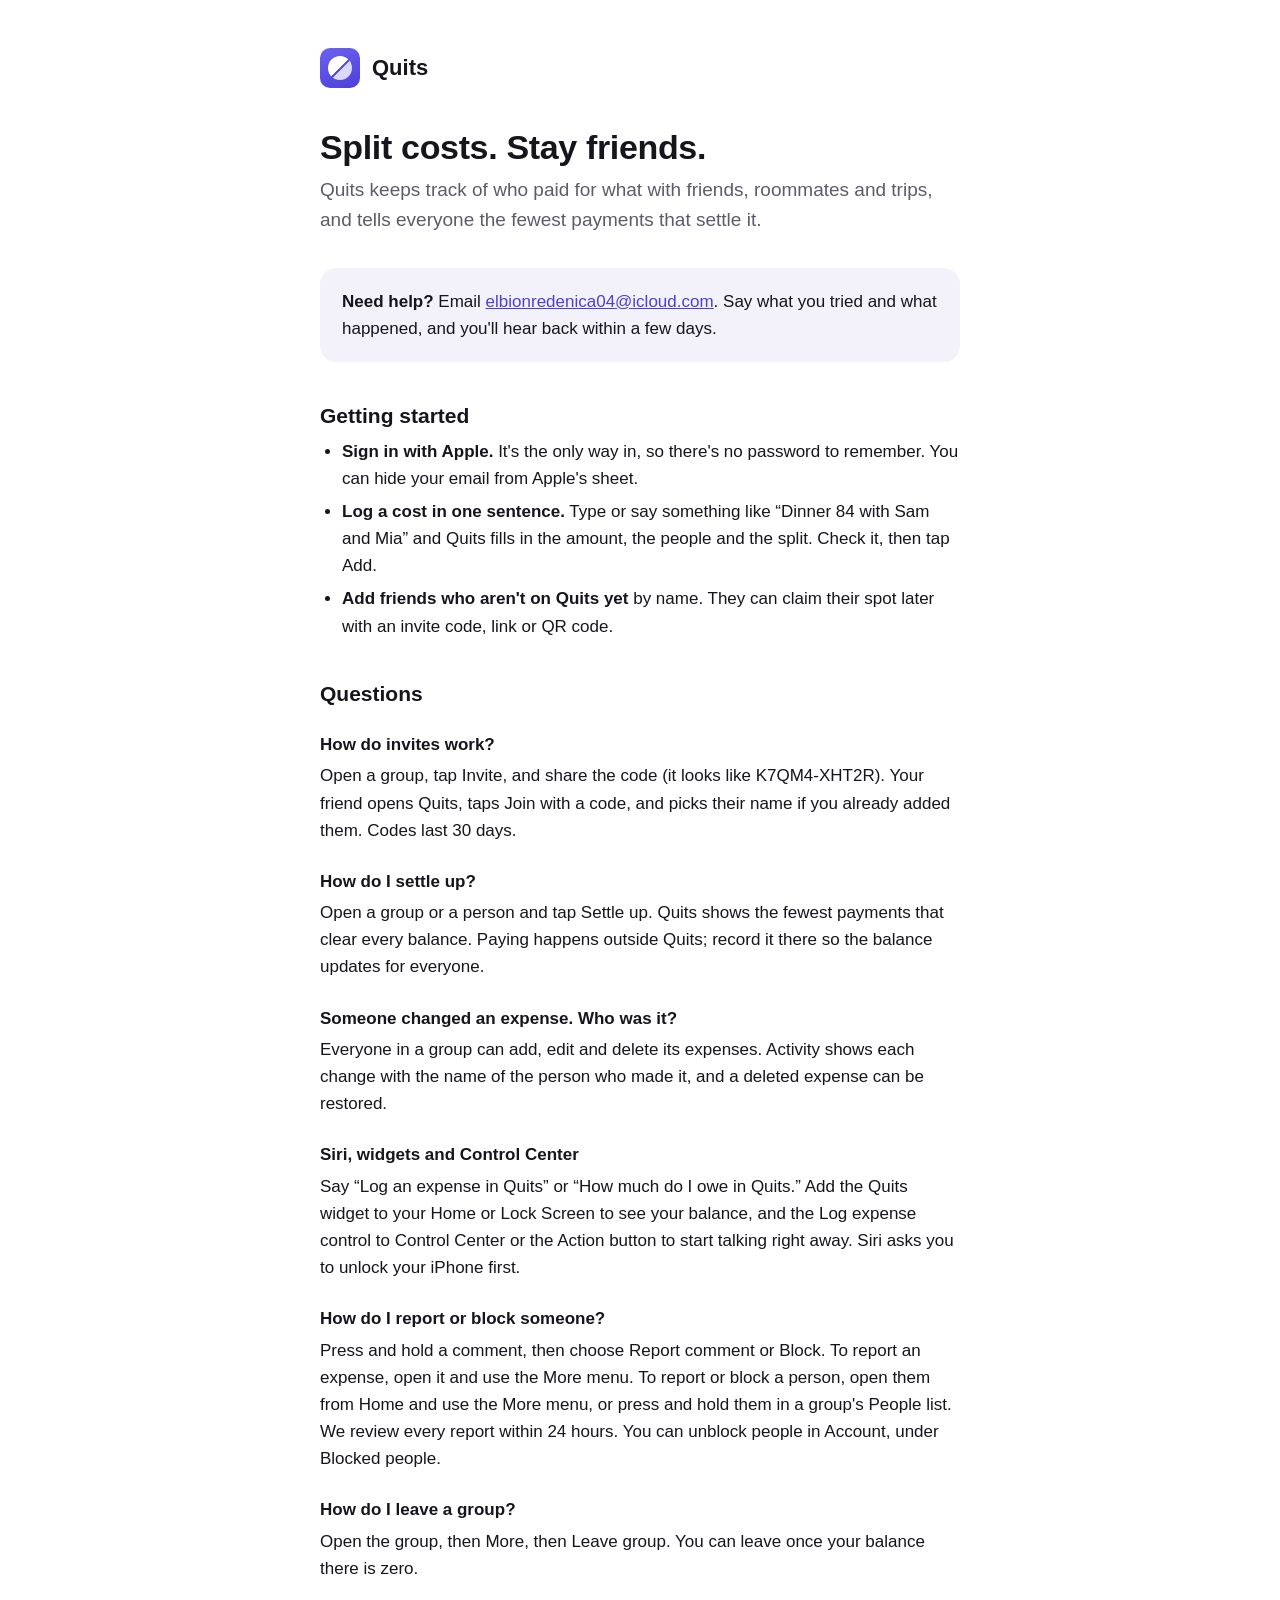
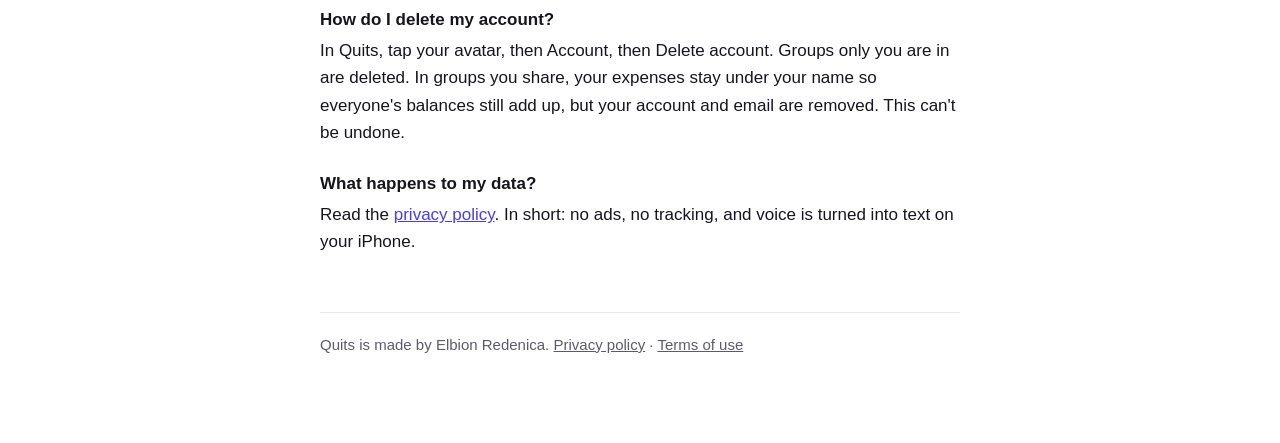
<file: index.html>
<!doctype html>
<html lang="en">
<head>
  <meta charset="utf-8">
  <meta name="viewport" content="width=device-width, initial-scale=1">
  <title>Quits · Support</title>
  <meta name="description" content="Help with Quits, the calm way to split costs with friends.">
  <link rel="stylesheet" href="style.css">
</head>
<body>
<main>
  <header class="brand">
    <a href="./"><span class="mark" aria-hidden="true"></span><span class="wordmark">Quits</span></a>
  </header>

  <h1>Split costs. Stay friends.</h1>
  <p class="lede">Quits keeps track of who paid for what with friends, roommates and trips, and tells everyone the fewest payments that settle it.</p>

  <div class="card">
    <p><strong>Need help?</strong> Email <a href="mailto:elbionredenica04@icloud.com">elbionredenica04@icloud.com</a>. Say what you tried and what happened, and you'll hear back within a few days.</p>
  </div>

  <h2>Getting started</h2>
  <ul>
    <li><strong>Sign in with Apple.</strong> It's the only way in, so there's no password to remember. You can hide your email from Apple's sheet.</li>
    <li><strong>Log a cost in one sentence.</strong> Type or say something like “Dinner 84 with Sam and Mia” and Quits fills in the amount, the people and the split. Check it, then tap Add.</li>
    <li><strong>Add friends who aren't on Quits yet</strong> by name. They can claim their spot later with an invite code, link or QR code.</li>
  </ul>

  <h2>Questions</h2>

  <h3>How do invites work?</h3>
  <p>Open a group, tap Invite, and share the code (it looks like K7QM4-XHT2R). Your friend opens Quits, taps Join with a code, and picks their name if you already added them. Codes last 30 days.</p>

  <h3>How do I settle up?</h3>
  <p>Open a group or a person and tap Settle up. Quits shows the fewest payments that clear every balance. Paying happens outside Quits; record it there so the balance updates for everyone.</p>

  <h3>Someone changed an expense. Who was it?</h3>
  <p>Everyone in a group can add, edit and delete its expenses. Activity shows each change with the name of the person who made it, and a deleted expense can be restored.</p>

  <h3>Siri, widgets and Control Center</h3>
  <p>Say “Log an expense in Quits” or “How much do I owe in Quits.” Add the Quits widget to your Home or Lock Screen to see your balance, and the Log expense control to Control Center or the Action button to start talking right away. Siri asks you to unlock your iPhone first.</p>

  <h3>How do I report or block someone?</h3>
  <p>Press and hold a comment, then choose Report comment or Block. To report an expense, open it and use the More menu. To report or block a person, open them from Home and use the More menu, or press and hold them in a group's People list. We review every report within 24 hours. You can unblock people in Account, under Blocked people.</p>

  <h3>How do I leave a group?</h3>
  <p>Open the group, then More, then Leave group. You can leave once your balance there is zero.</p>

  <h3>How do I delete my account?</h3>
  <p>In Quits, tap your avatar, then Account, then Delete account. Groups only you are in are deleted. In groups you share, your expenses stay under your name so everyone's balances still add up, but your account and email are removed. This can't be undone.</p>

  <h3>What happens to my data?</h3>
  <p>Read the <a href="privacy/">privacy policy</a>. In short: no ads, no tracking, and voice is turned into text on your iPhone.</p>

  <footer>
    <p>Quits is made by Elbion Redenica. <a href="privacy/">Privacy policy</a> · <a href="terms/">Terms of use</a></p>
  </footer>
</main>
</body>
</html>
</file>
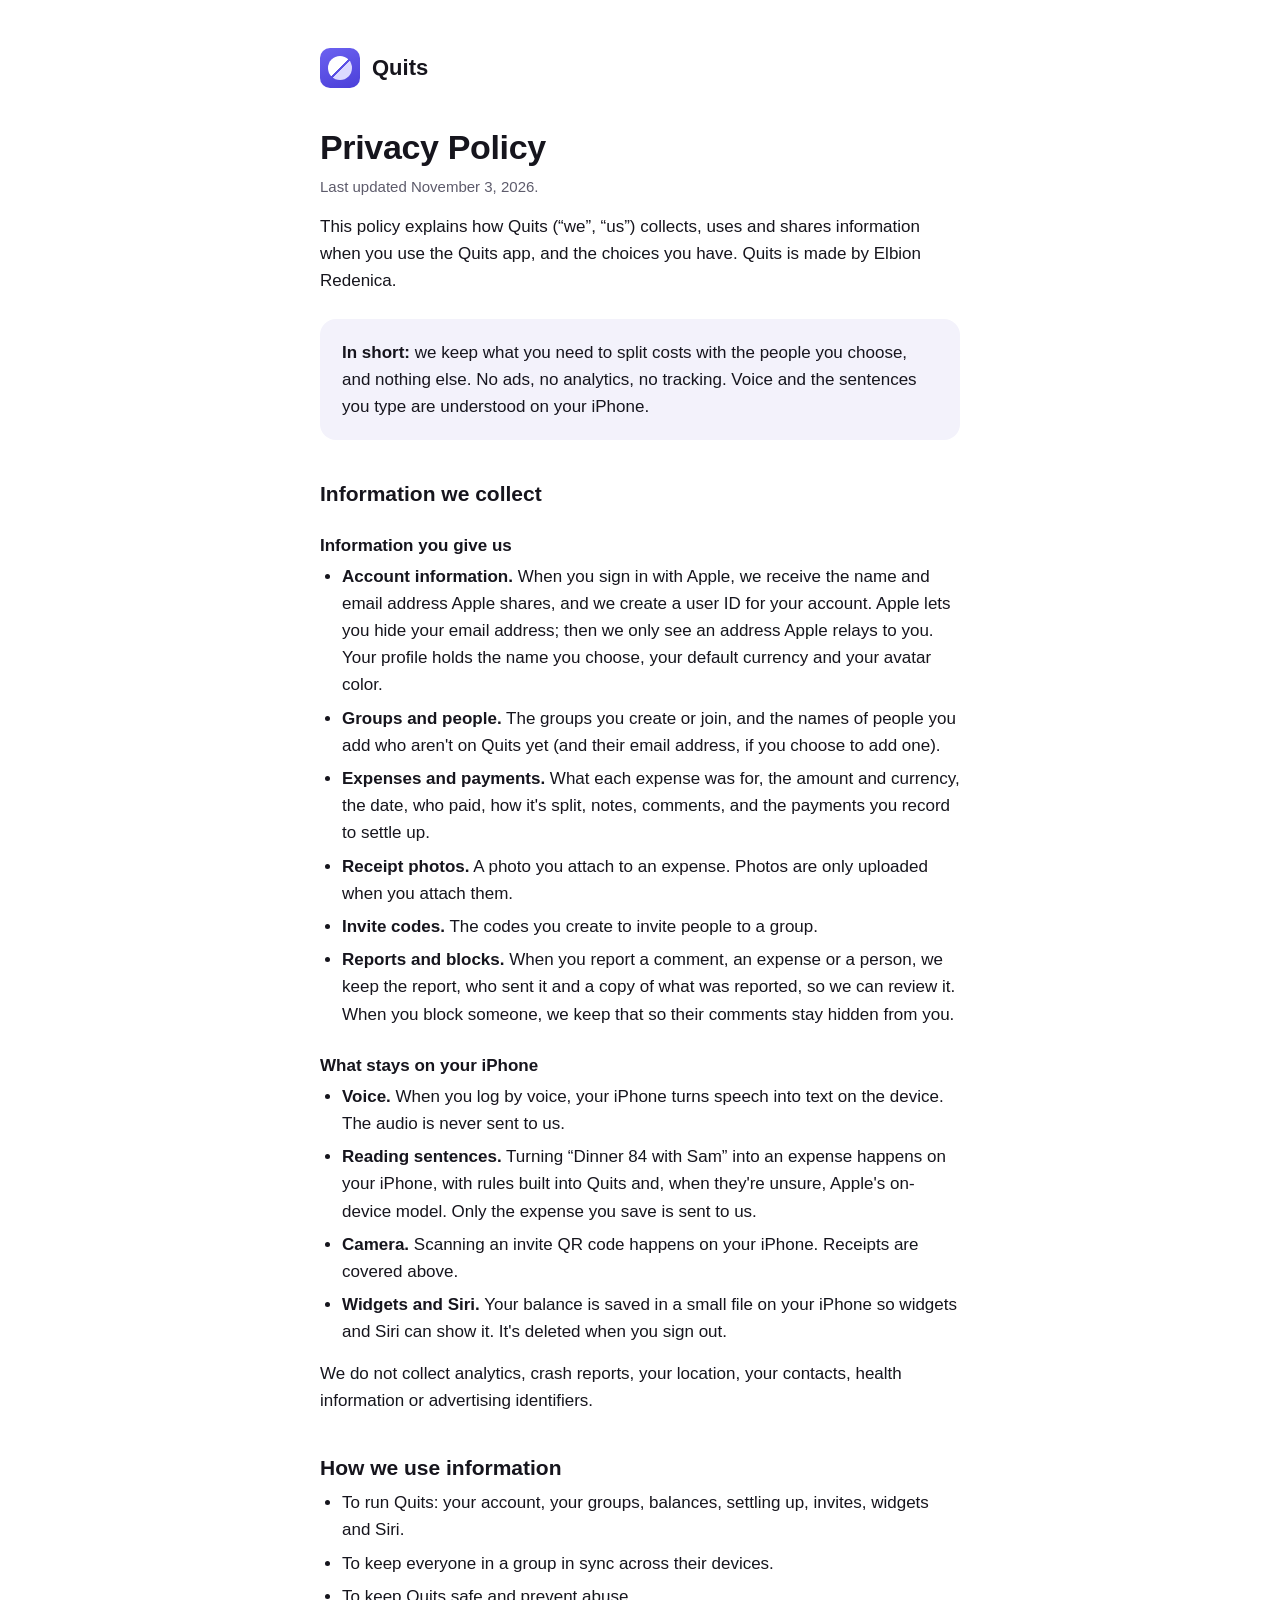
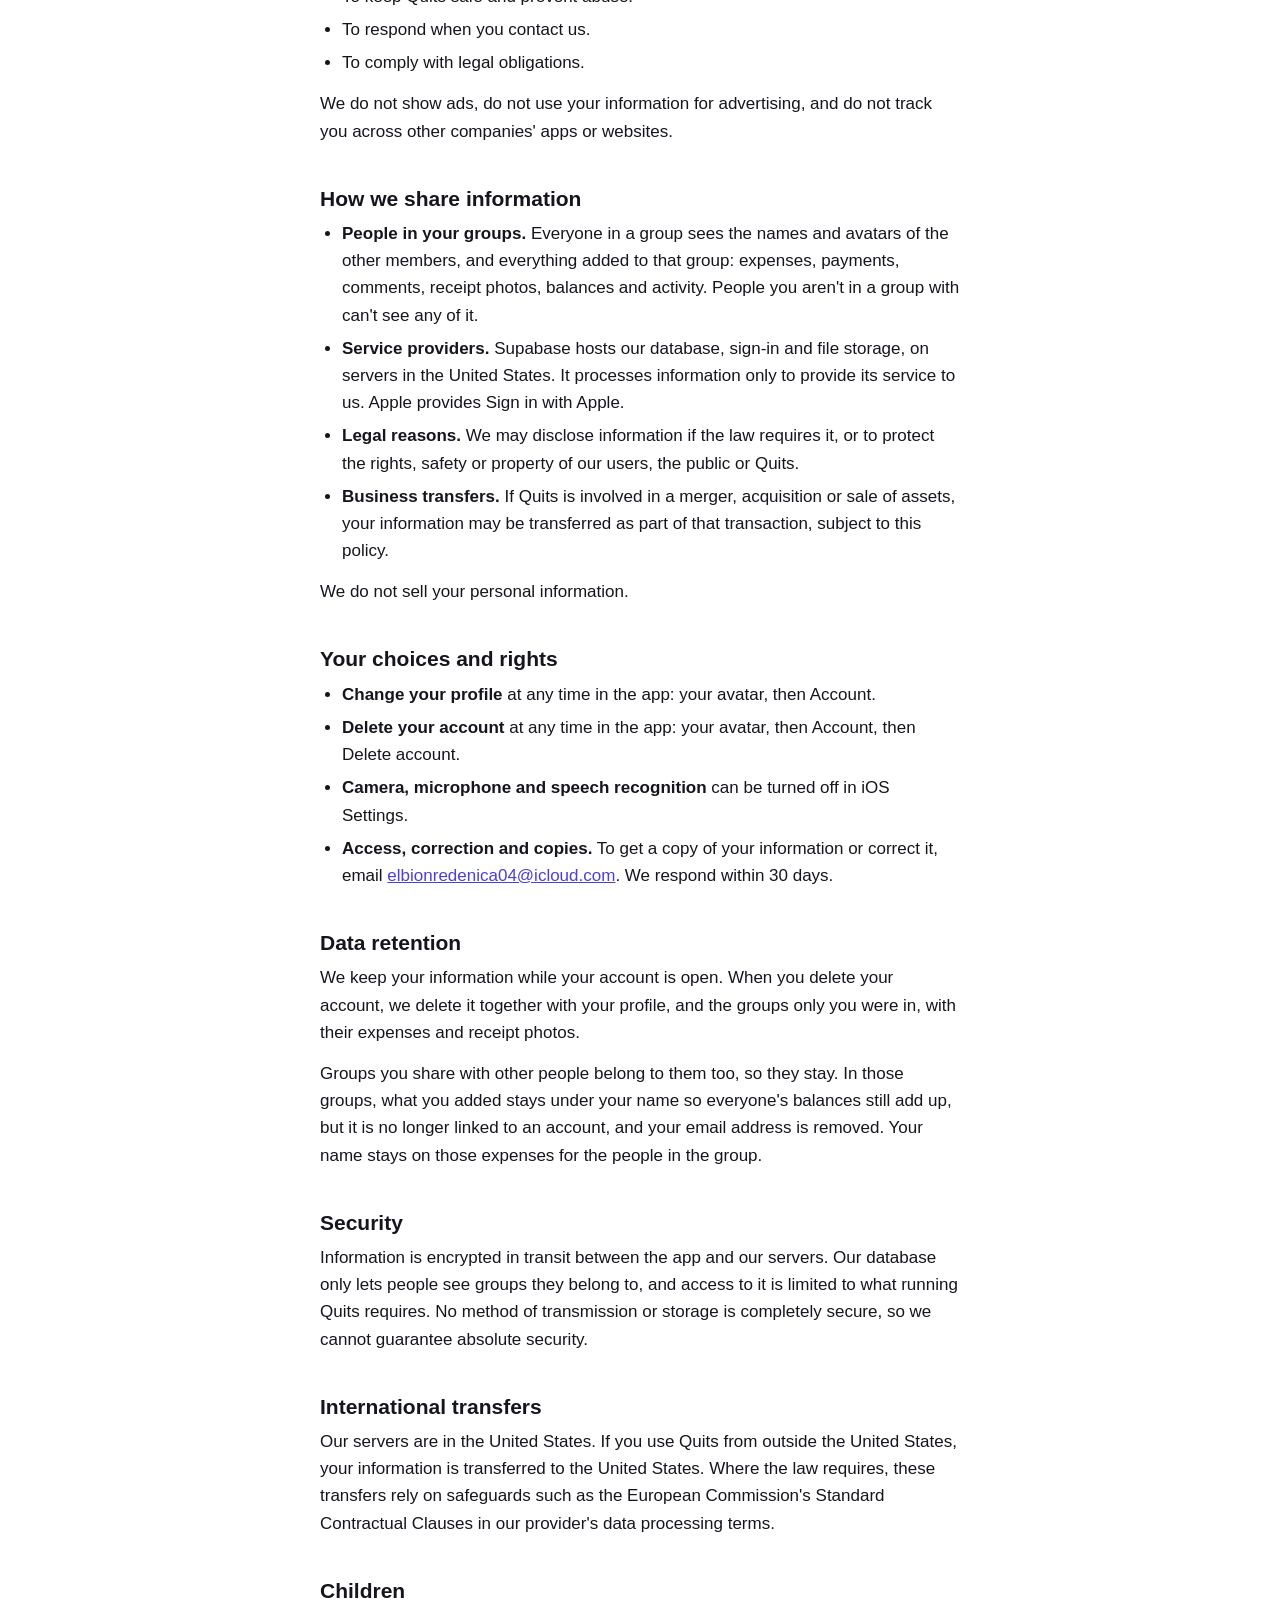
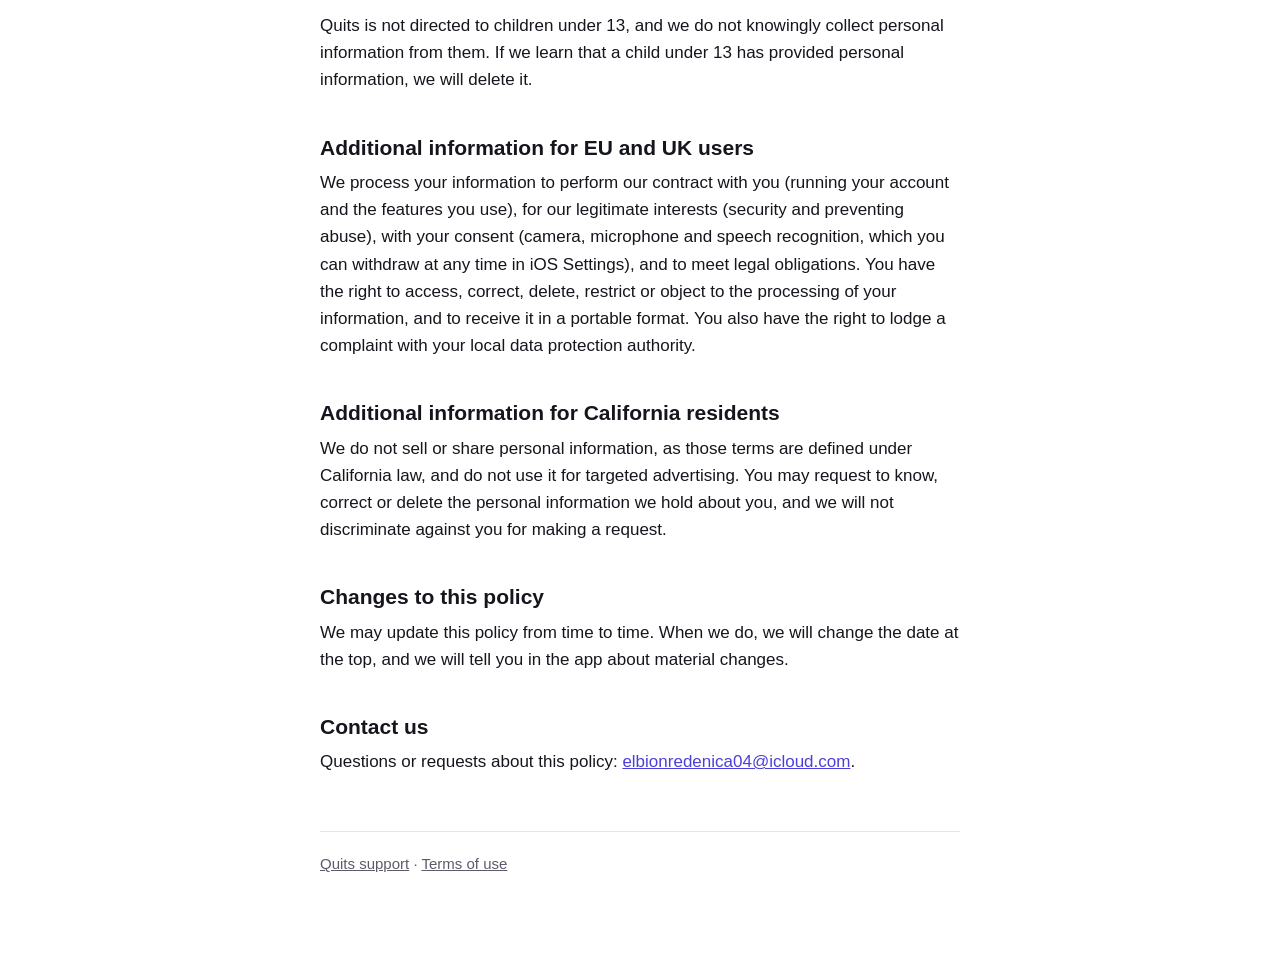
<file: privacy/index.html>
<!doctype html>
<html lang="en">
<head>
  <meta charset="utf-8">
  <meta name="viewport" content="width=device-width, initial-scale=1">
  <title>Quits · Privacy Policy</title>
  <meta name="description" content="How Quits collects, uses and shares information.">
  <link rel="stylesheet" href="../style.css">
</head>
<body>
<main>
  <header class="brand">
    <a href="../"><span class="mark" aria-hidden="true"></span><span class="wordmark">Quits</span></a>
  </header>

  <h1>Privacy Policy</h1>
  <p class="updated">Last updated November 3, 2026.</p>
  <p>This policy explains how Quits (“we”, “us”) collects, uses and shares information when you use the Quits app, and the choices you have. Quits is made by Elbion Redenica.</p>

  <div class="card">
    <p><strong>In short:</strong> we keep what you need to split costs with the people you choose, and nothing else. No ads, no analytics, no tracking. Voice and the sentences you type are understood on your iPhone.</p>
  </div>

  <h2>Information we collect</h2>

  <h3>Information you give us</h3>
  <ul>
    <li><strong>Account information.</strong> When you sign in with Apple, we receive the name and email address Apple shares, and we create a user ID for your account. Apple lets you hide your email address; then we only see an address Apple relays to you. Your profile holds the name you choose, your default currency and your avatar color.</li>
    <li><strong>Groups and people.</strong> The groups you create or join, and the names of people you add who aren't on Quits yet (and their email address, if you choose to add one).</li>
    <li><strong>Expenses and payments.</strong> What each expense was for, the amount and currency, the date, who paid, how it's split, notes, comments, and the payments you record to settle up.</li>
    <li><strong>Receipt photos.</strong> A photo you attach to an expense. Photos are only uploaded when you attach them.</li>
    <li><strong>Invite codes.</strong> The codes you create to invite people to a group.</li>
    <li><strong>Reports and blocks.</strong> When you report a comment, an expense or a person, we keep the report, who sent it and a copy of what was reported, so we can review it. When you block someone, we keep that so their comments stay hidden from you.</li>
  </ul>

  <h3>What stays on your iPhone</h3>
  <ul>
    <li><strong>Voice.</strong> When you log by voice, your iPhone turns speech into text on the device. The audio is never sent to us.</li>
    <li><strong>Reading sentences.</strong> Turning “Dinner 84 with Sam” into an expense happens on your iPhone, with rules built into Quits and, when they're unsure, Apple's on-device model. Only the expense you save is sent to us.</li>
    <li><strong>Camera.</strong> Scanning an invite QR code happens on your iPhone. Receipts are covered above.</li>
    <li><strong>Widgets and Siri.</strong> Your balance is saved in a small file on your iPhone so widgets and Siri can show it. It's deleted when you sign out.</li>
  </ul>

  <p>We do not collect analytics, crash reports, your location, your contacts, health information or advertising identifiers.</p>

  <h2>How we use information</h2>
  <ul>
    <li>To run Quits: your account, your groups, balances, settling up, invites, widgets and Siri.</li>
    <li>To keep everyone in a group in sync across their devices.</li>
    <li>To keep Quits safe and prevent abuse.</li>
    <li>To respond when you contact us.</li>
    <li>To comply with legal obligations.</li>
  </ul>
  <p>We do not show ads, do not use your information for advertising, and do not track you across other companies' apps or websites.</p>

  <h2>How we share information</h2>
  <ul>
    <li><strong>People in your groups.</strong> Everyone in a group sees the names and avatars of the other members, and everything added to that group: expenses, payments, comments, receipt photos, balances and activity. People you aren't in a group with can't see any of it.</li>
    <li><strong>Service providers.</strong> Supabase hosts our database, sign-in and file storage, on servers in the United States. It processes information only to provide its service to us. Apple provides Sign in with Apple.</li>
    <li><strong>Legal reasons.</strong> We may disclose information if the law requires it, or to protect the rights, safety or property of our users, the public or Quits.</li>
    <li><strong>Business transfers.</strong> If Quits is involved in a merger, acquisition or sale of assets, your information may be transferred as part of that transaction, subject to this policy.</li>
  </ul>
  <p>We do not sell your personal information.</p>

  <h2>Your choices and rights</h2>
  <ul>
    <li><strong>Change your profile</strong> at any time in the app: your avatar, then Account.</li>
    <li><strong>Delete your account</strong> at any time in the app: your avatar, then Account, then Delete account.</li>
    <li><strong>Camera, microphone and speech recognition</strong> can be turned off in iOS Settings.</li>
    <li><strong>Access, correction and copies.</strong> To get a copy of your information or correct it, email <a href="mailto:elbionredenica04@icloud.com">elbionredenica04@icloud.com</a>. We respond within 30 days.</li>
  </ul>

  <h2>Data retention</h2>
  <p>We keep your information while your account is open. When you delete your account, we delete it together with your profile, and the groups only you were in, with their expenses and receipt photos.</p>
  <p>Groups you share with other people belong to them too, so they stay. In those groups, what you added stays under your name so everyone's balances still add up, but it is no longer linked to an account, and your email address is removed. Your name stays on those expenses for the people in the group.</p>

  <h2>Security</h2>
  <p>Information is encrypted in transit between the app and our servers. Our database only lets people see groups they belong to, and access to it is limited to what running Quits requires. No method of transmission or storage is completely secure, so we cannot guarantee absolute security.</p>

  <h2>International transfers</h2>
  <p>Our servers are in the United States. If you use Quits from outside the United States, your information is transferred to the United States. Where the law requires, these transfers rely on safeguards such as the European Commission's Standard Contractual Clauses in our provider's data processing terms.</p>

  <h2>Children</h2>
  <p>Quits is not directed to children under 13, and we do not knowingly collect personal information from them. If we learn that a child under 13 has provided personal information, we will delete it.</p>

  <h2>Additional information for EU and UK users</h2>
  <p>We process your information to perform our contract with you (running your account and the features you use), for our legitimate interests (security and preventing abuse), with your consent (camera, microphone and speech recognition, which you can withdraw at any time in iOS Settings), and to meet legal obligations. You have the right to access, correct, delete, restrict or object to the processing of your information, and to receive it in a portable format. You also have the right to lodge a complaint with your local data protection authority.</p>

  <h2>Additional information for California residents</h2>
  <p>We do not sell or share personal information, as those terms are defined under California law, and do not use it for targeted advertising. You may request to know, correct or delete the personal information we hold about you, and we will not discriminate against you for making a request.</p>

  <h2>Changes to this policy</h2>
  <p>We may update this policy from time to time. When we do, we will change the date at the top, and we will tell you in the app about material changes.</p>

  <h2>Contact us</h2>
  <p>Questions or requests about this policy: <a href="mailto:elbionredenica04@icloud.com">elbionredenica04@icloud.com</a>.</p>

  <footer>
    <p><a href="../">Quits support</a> · <a href="../terms/">Terms of use</a></p>
  </footer>
</main>
</body>
</html>
</file>
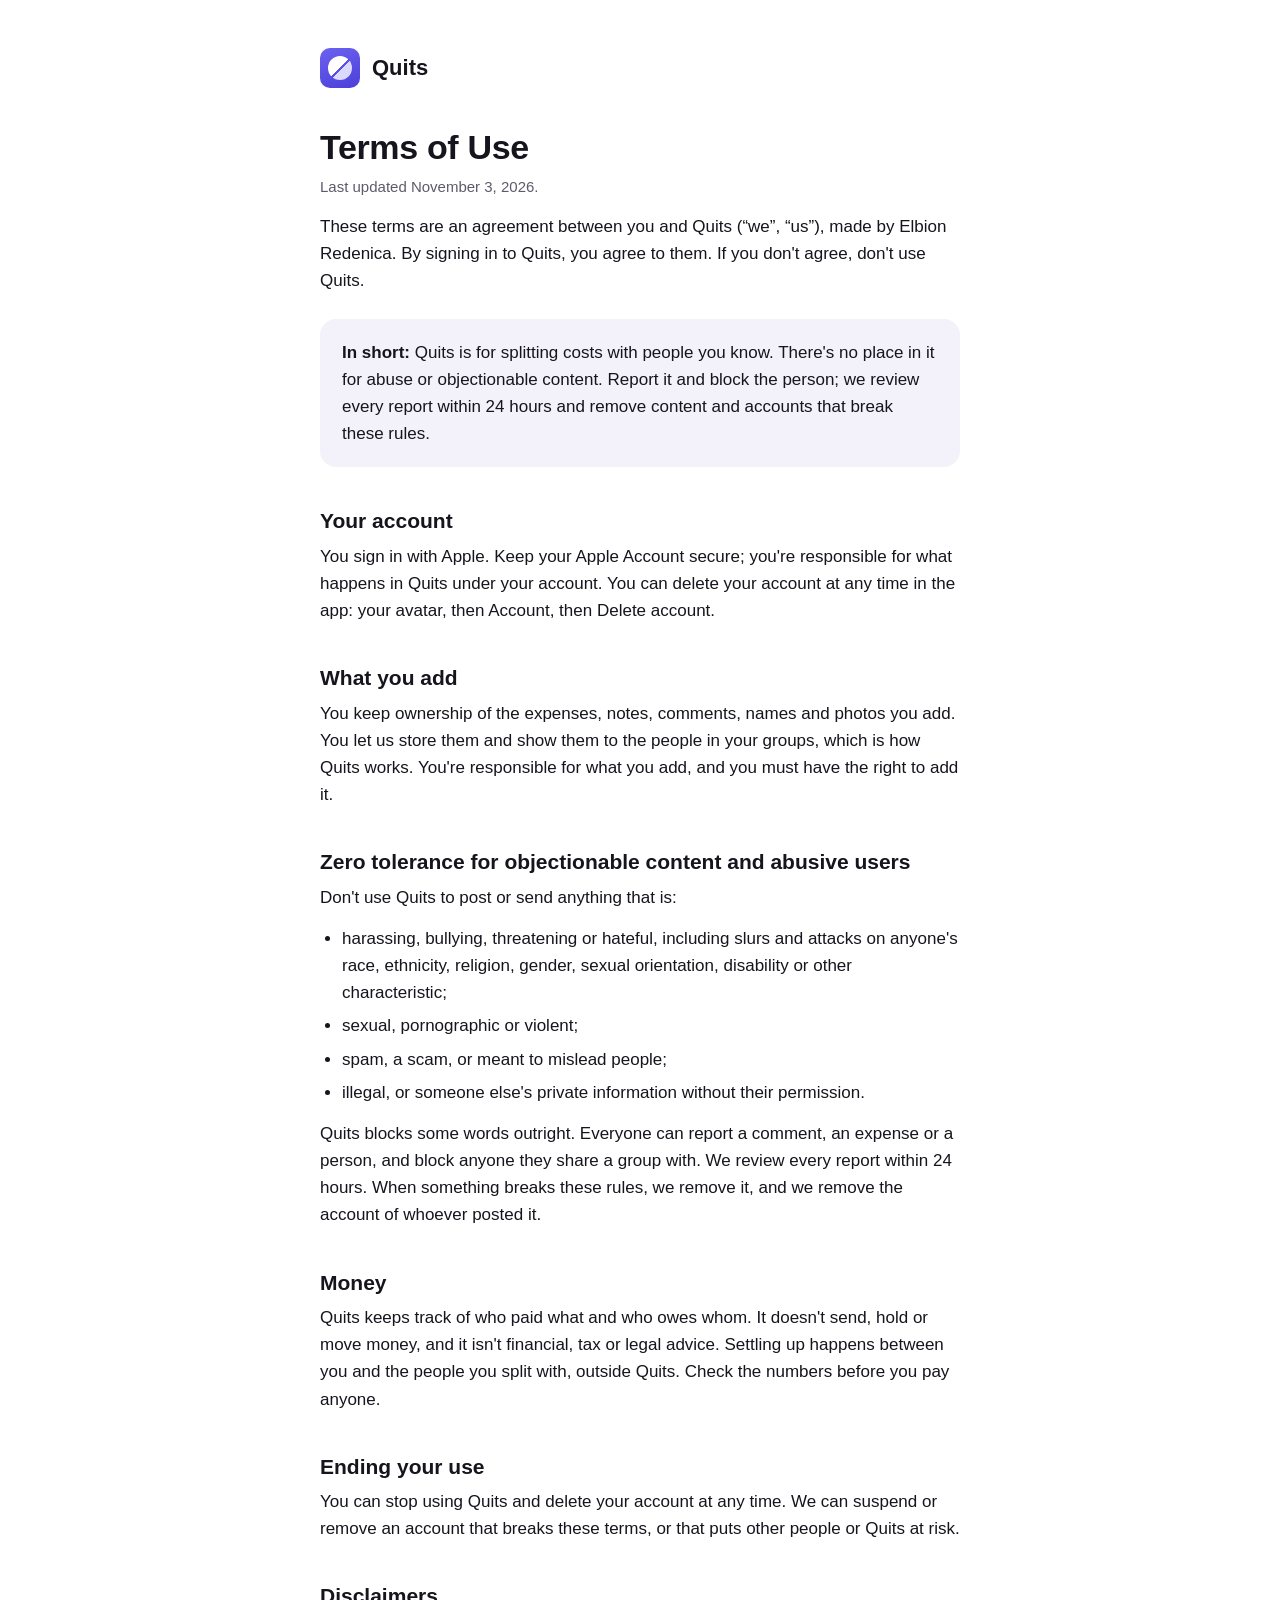
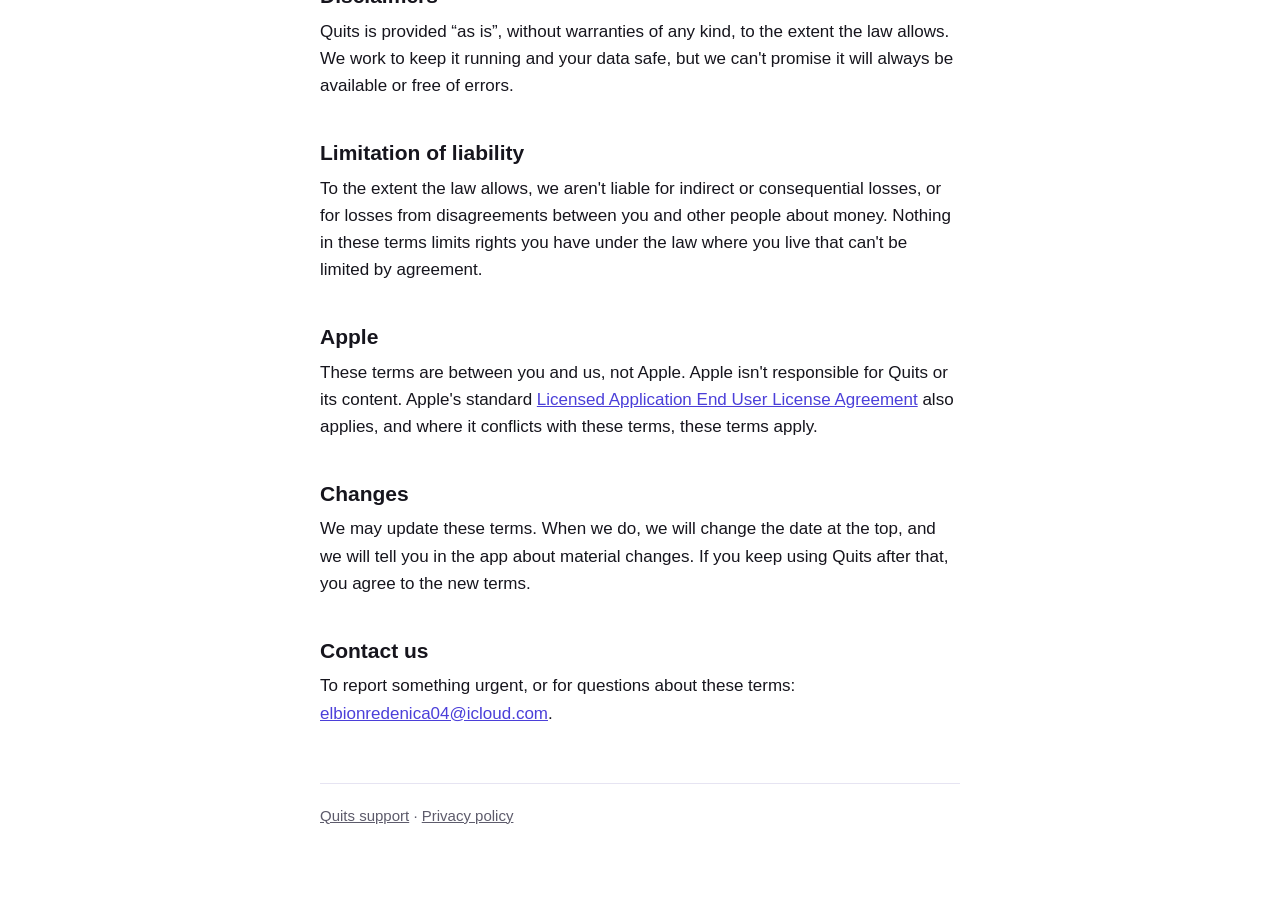
<file: terms/index.html>
<!doctype html>
<html lang="en">
<head>
  <meta charset="utf-8">
  <meta name="viewport" content="width=device-width, initial-scale=1">
  <title>Quits · Terms of Use</title>
  <meta name="description" content="The rules for using Quits.">
  <link rel="stylesheet" href="../style.css">
</head>
<body>
<main>
  <header class="brand">
    <a href="../"><span class="mark" aria-hidden="true"></span><span class="wordmark">Quits</span></a>
  </header>

  <h1>Terms of Use</h1>
  <p class="updated">Last updated November 3, 2026.</p>
  <p>These terms are an agreement between you and Quits (“we”, “us”), made by Elbion Redenica. By signing in to Quits, you agree to them. If you don't agree, don't use Quits.</p>

  <div class="card">
    <p><strong>In short:</strong> Quits is for splitting costs with people you know. There's no place in it for abuse or objectionable content. Report it and block the person; we review every report within 24 hours and remove content and accounts that break these rules.</p>
  </div>

  <h2>Your account</h2>
  <p>You sign in with Apple. Keep your Apple Account secure; you're responsible for what happens in Quits under your account. You can delete your account at any time in the app: your avatar, then Account, then Delete account.</p>

  <h2>What you add</h2>
  <p>You keep ownership of the expenses, notes, comments, names and photos you add. You let us store them and show them to the people in your groups, which is how Quits works. You're responsible for what you add, and you must have the right to add it.</p>

  <h2>Zero tolerance for objectionable content and abusive users</h2>
  <p>Don't use Quits to post or send anything that is:</p>
  <ul>
    <li>harassing, bullying, threatening or hateful, including slurs and attacks on anyone's race, ethnicity, religion, gender, sexual orientation, disability or other characteristic;</li>
    <li>sexual, pornographic or violent;</li>
    <li>spam, a scam, or meant to mislead people;</li>
    <li>illegal, or someone else's private information without their permission.</li>
  </ul>
  <p>Quits blocks some words outright. Everyone can report a comment, an expense or a person, and block anyone they share a group with. We review every report within 24 hours. When something breaks these rules, we remove it, and we remove the account of whoever posted it.</p>

  <h2>Money</h2>
  <p>Quits keeps track of who paid what and who owes whom. It doesn't send, hold or move money, and it isn't financial, tax or legal advice. Settling up happens between you and the people you split with, outside Quits. Check the numbers before you pay anyone.</p>

  <h2>Ending your use</h2>
  <p>You can stop using Quits and delete your account at any time. We can suspend or remove an account that breaks these terms, or that puts other people or Quits at risk.</p>

  <h2>Disclaimers</h2>
  <p>Quits is provided “as is”, without warranties of any kind, to the extent the law allows. We work to keep it running and your data safe, but we can't promise it will always be available or free of errors.</p>

  <h2>Limitation of liability</h2>
  <p>To the extent the law allows, we aren't liable for indirect or consequential losses, or for losses from disagreements between you and other people about money. Nothing in these terms limits rights you have under the law where you live that can't be limited by agreement.</p>

  <h2>Apple</h2>
  <p>These terms are between you and us, not Apple. Apple isn't responsible for Quits or its content. Apple's standard <a href="https://www.apple.com/legal/internet-services/itunes/dev/stdeula/">Licensed Application End User License Agreement</a> also applies, and where it conflicts with these terms, these terms apply.</p>

  <h2>Changes</h2>
  <p>We may update these terms. When we do, we will change the date at the top, and we will tell you in the app about material changes. If you keep using Quits after that, you agree to the new terms.</p>

  <h2>Contact us</h2>
  <p>To report something urgent, or for questions about these terms: <a href="mailto:elbionredenica04@icloud.com">elbionredenica04@icloud.com</a>.</p>

  <footer>
    <p><a href="../">Quits support</a> · <a href="../privacy/">Privacy policy</a></p>
  </footer>
</main>
</body>
</html>
</file>
<file: style.css>
:root {
  --accent: #4b3fd9;
  --ink: #16151d;
  --muted: #5d5b6b;
  --page: #ffffff;
  --tonal: #f3f2fb;
  --rule: #e6e4f2;
  color-scheme: light dark;
}

@media (prefers-color-scheme: dark) {
  :root {
    --accent: #8f86ff;
    --ink: #f2f1f8;
    --muted: #a6a3b8;
    --page: #0f0e14;
    --tonal: #1b1a24;
    --rule: #2a2836;
  }
}

* { box-sizing: border-box; }

body {
  margin: 0;
  background: var(--page);
  color: var(--ink);
  font: 17px/1.6 -apple-system, BlinkMacSystemFont, "SF Pro Text", "Helvetica Neue", Arial, sans-serif;
  -webkit-text-size-adjust: 100%;
}

main {
  max-width: 680px;
  margin: 0 auto;
  padding: 48px 20px 72px;
}

header.brand {
  display: flex;
  align-items: center;
  gap: 12px;
  margin-bottom: 40px;
}

header.brand a {
  display: flex;
  align-items: center;
  gap: 12px;
  color: inherit;
  text-decoration: none;
}

.mark {
  width: 40px;
  height: 40px;
  border-radius: 10px;
  background: linear-gradient(160deg, #6c62f0, var(--accent));
  position: relative;
  overflow: hidden;
  flex: none;
}

.mark::after {
  content: "";
  position: absolute;
  inset: 8px;
  border-radius: 50%;
  background: linear-gradient(135deg, #ffffff 49%, transparent 49%, transparent 55%, #dcd9ff 55%);
}

.wordmark {
  font: 700 22px/1 ui-rounded, "SF Pro Rounded", -apple-system, sans-serif;
}

h1 {
  font: 700 34px/1.15 ui-rounded, "SF Pro Rounded", -apple-system, sans-serif;
  margin: 0 0 8px;
  letter-spacing: -0.01em;
}

h2 {
  font-size: 21px;
  line-height: 1.3;
  margin: 40px 0 8px;
}

h3 {
  font-size: 17px;
  margin: 24px 0 4px;
}

p, ul { margin: 0 0 14px; }
ul { padding-left: 22px; }
li { margin-bottom: 6px; }

.lede {
  color: var(--muted);
  font-size: 19px;
  margin-bottom: 32px;
}

.updated {
  color: var(--muted);
  font-size: 15px;
}

a { color: var(--accent); }

.card {
  background: var(--tonal);
  border-radius: 16px;
  padding: 20px 22px;
  margin: 24px 0;
}

.card p:last-child { margin-bottom: 0; }

footer {
  border-top: 1px solid var(--rule);
  margin-top: 56px;
  padding-top: 20px;
  color: var(--muted);
  font-size: 15px;
}

footer a { color: inherit; }
</file>
